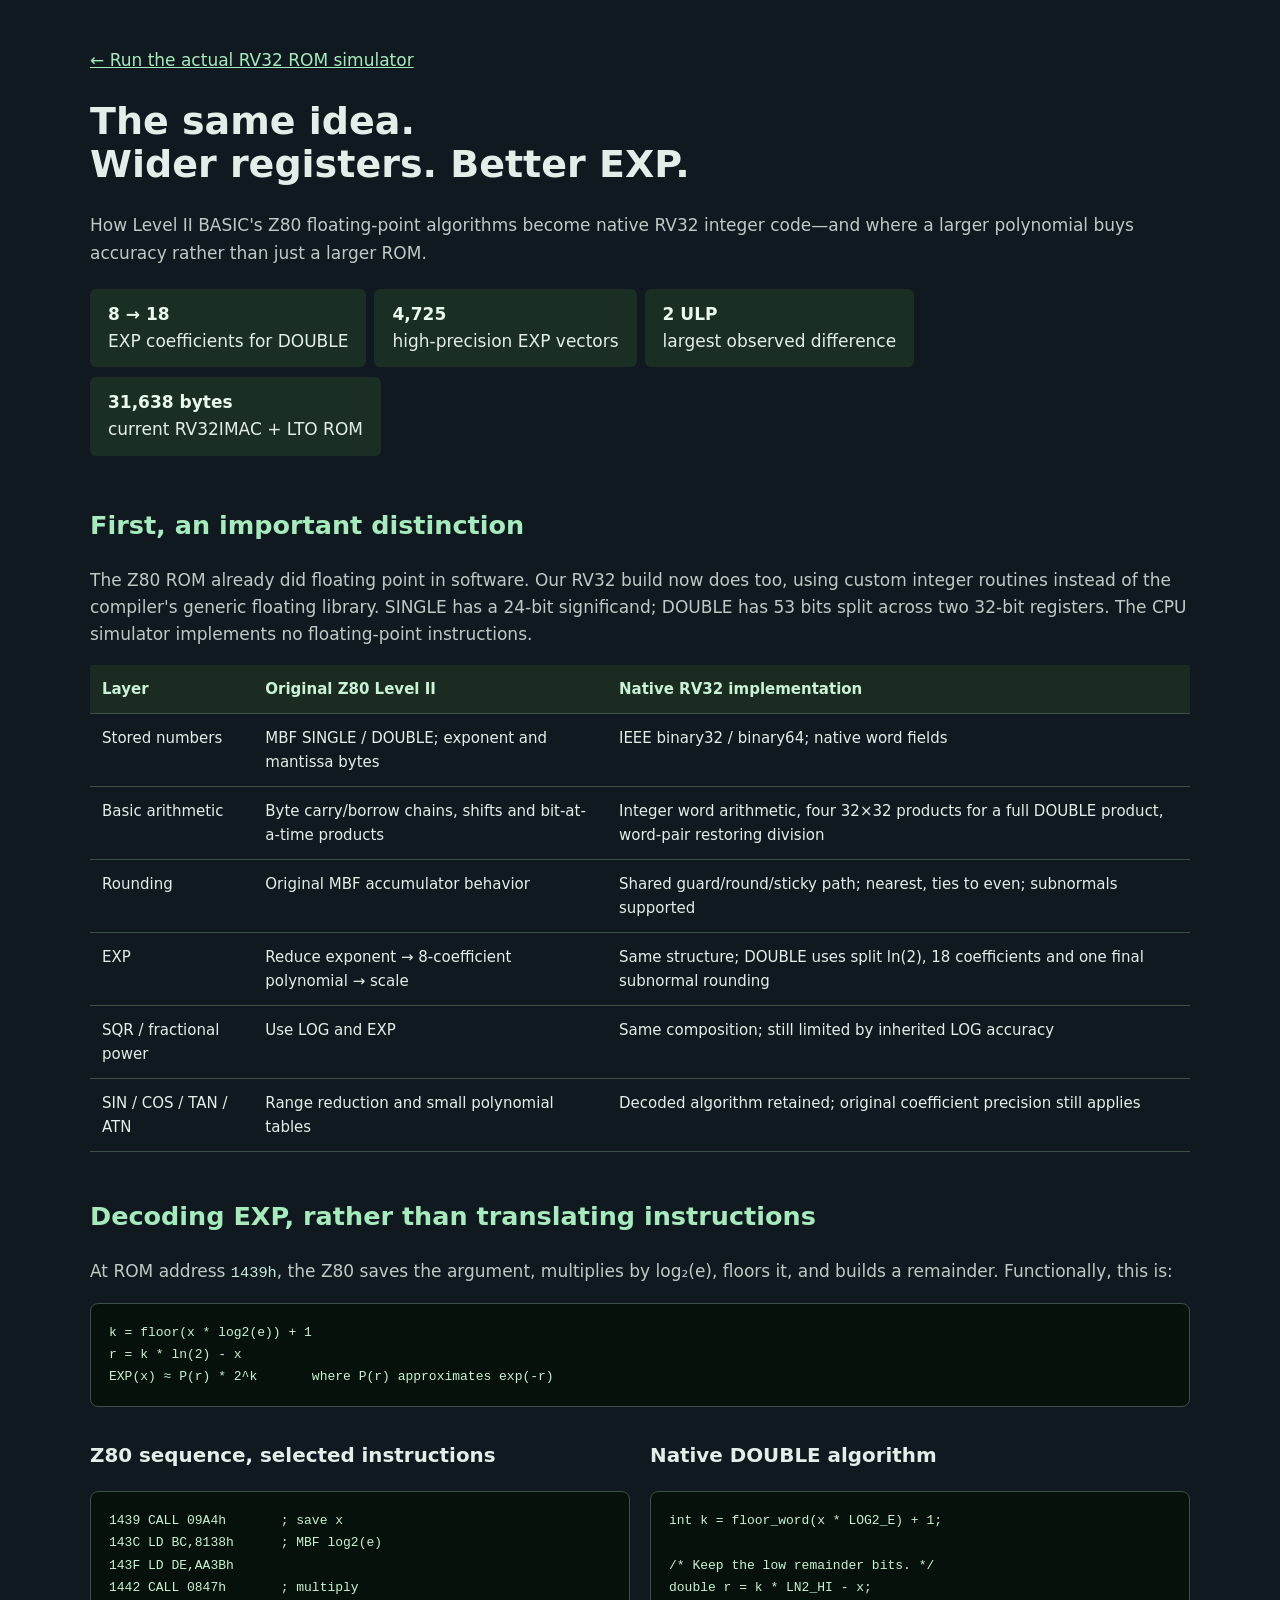
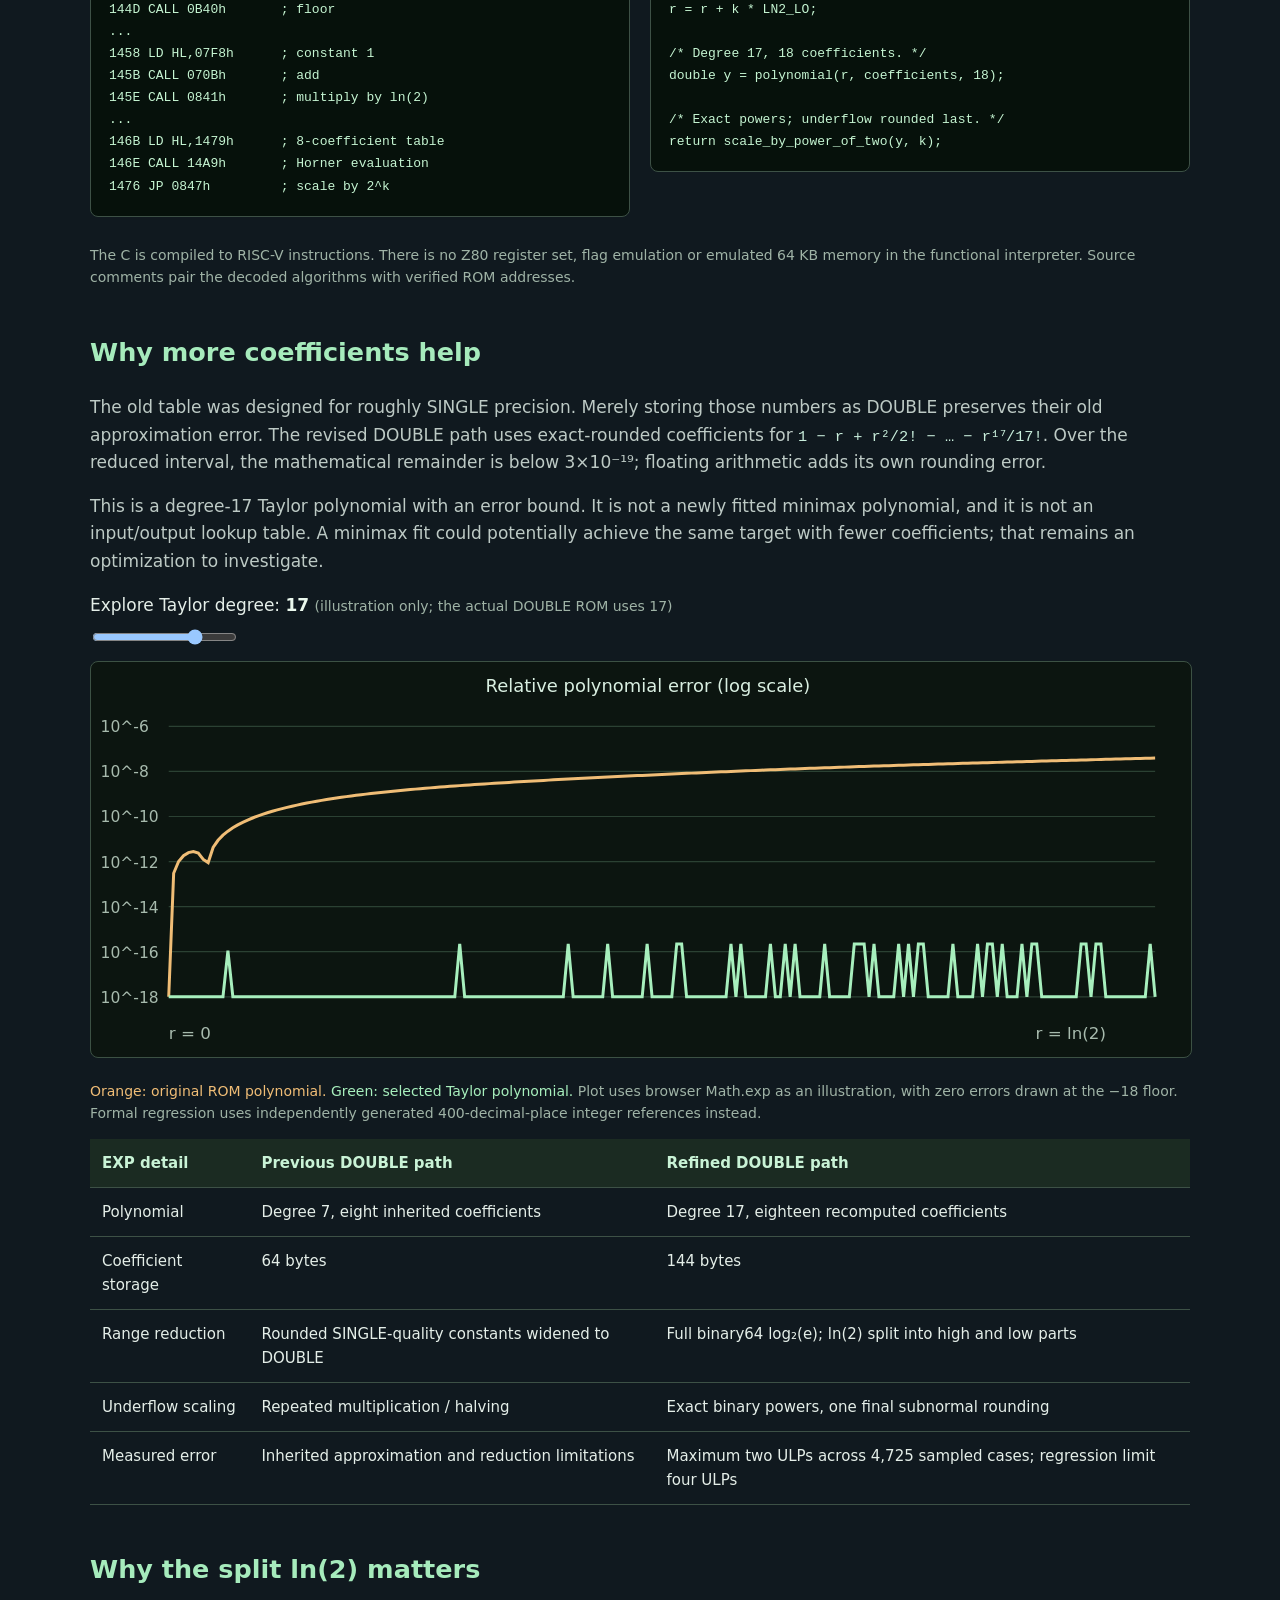
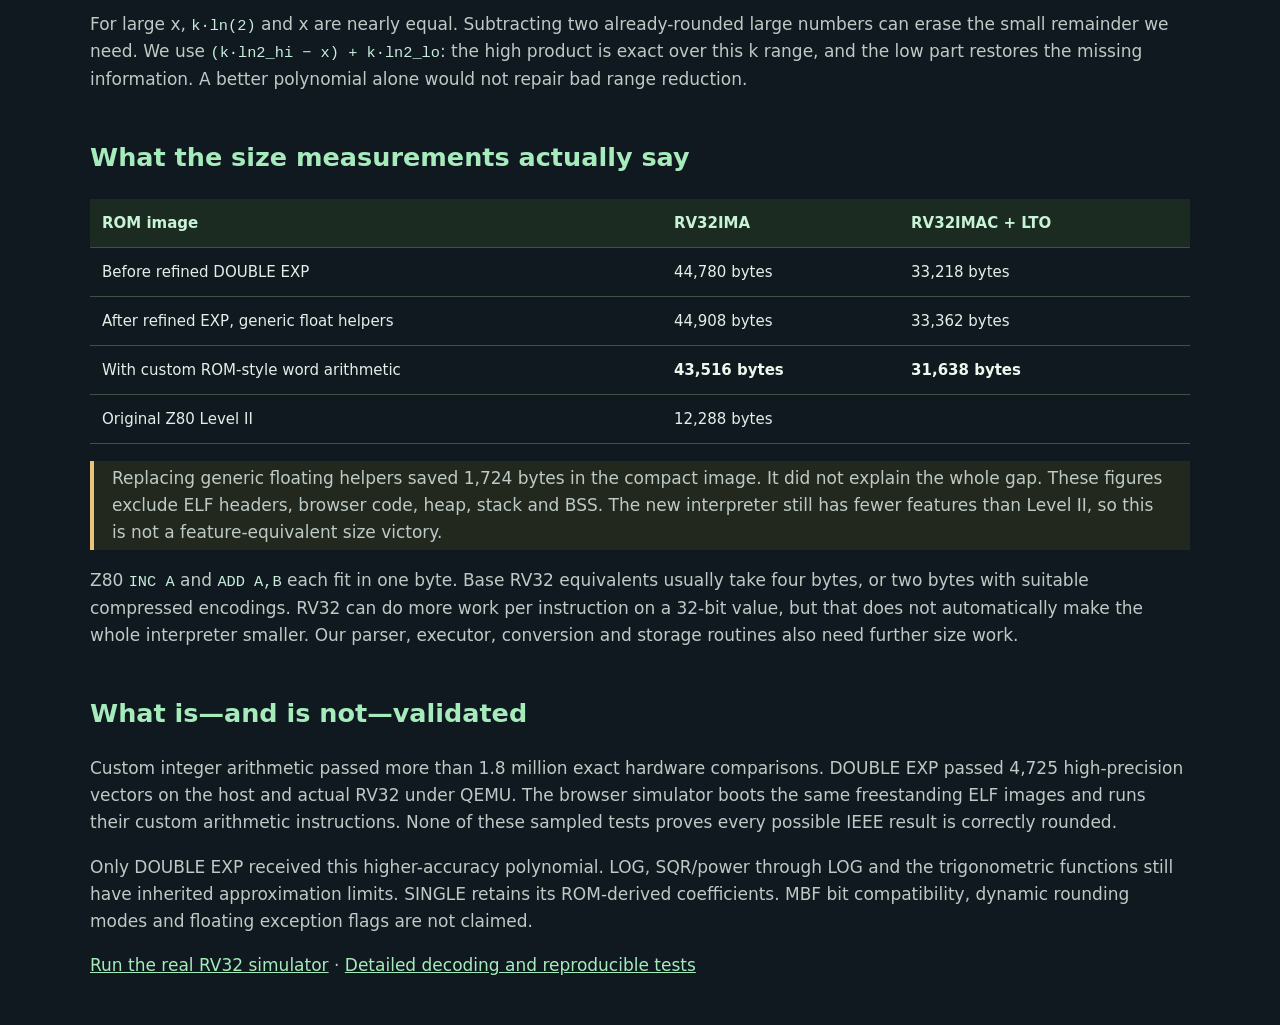
<file: web/math-comparison.html>
<!doctype html><html lang="en"><meta charset="utf-8"><meta name="viewport" content="width=device-width,initial-scale=1"><title>Level II math: Z80 to RV32</title>
<style>:root{color-scheme:dark}body{max-width:1100px;margin:0 auto;padding:30px;background:#10191f;color:#e4eee8;font:17px/1.6 system-ui}h1{font-size:38px;line-height:1.15}h2{margin-top:44px;color:#a6ebbc}a{color:#a6ebbc}p{color:#bdcac5}table{width:100%;border-collapse:collapse;font-size:15px}th,td{text-align:left;padding:12px;border-bottom:1px solid #3d5146;vertical-align:top}th{color:#c9f3d6;background:#1b2b22}.columns{display:grid;grid-template-columns:1fr 1fr;gap:20px}pre{overflow:auto;font:13px/1.7 monospace;background:#06110b;padding:18px;border:1px solid #3d5146;border-radius:8px;color:#c5f5d2}.note{border-left:4px solid #e8c579;padding:4px 18px;background:#23281f}.metric{display:inline-block;background:#1b2e23;border-radius:6px;padding:12px 18px;margin:5px 8px 5px 0}strong{color:#eaf8ed}label{display:block;margin-top:12px}input{padding:7px;background:#1c3024;color:#ddf7e5;border:1px solid #678371}svg{width:100%;height:auto;background:#0c1510;border:1px solid #3c5144;border-radius:8px}code{font-size:.9em;color:#c8eddb}.small{font-size:14px;color:#9fb3a6}@media(max-width:760px){.columns{grid-template-columns:1fr}body{padding:18px}table{font-size:13px}td,th{padding:8px}}</style>
<p><a href="rv32-demo.html">← Run the actual RV32 ROM simulator</a></p><h1>The same idea.<br>Wider registers. Better EXP.</h1><p>How Level II BASIC's Z80 floating-point algorithms become native RV32 integer code—and where a larger polynomial buys accuracy rather than just a larger ROM.</p>
<div class="metric"><strong>8 → 18</strong><br>EXP coefficients for DOUBLE</div><div class="metric"><strong>4,725</strong><br>high-precision EXP vectors</div><div class="metric"><strong>2 ULP</strong><br>largest observed difference</div><div class="metric"><strong>31,638 bytes</strong><br>current RV32IMAC + LTO ROM</div>
<h2>First, an important distinction</h2><p>The Z80 ROM already did floating point in software. Our RV32 build now does too, using custom integer routines instead of the compiler's generic floating library. SINGLE has a 24-bit significand; DOUBLE has 53 bits split across two 32-bit registers. The CPU simulator implements no floating-point instructions.</p>
<table><thead><tr><th>Layer</th><th>Original Z80 Level II</th><th>Native RV32 implementation</th></tr></thead><tbody>
<tr><td>Stored numbers</td><td>MBF SINGLE / DOUBLE; exponent and mantissa bytes</td><td>IEEE binary32 / binary64; native word fields</td></tr><tr><td>Basic arithmetic</td><td>Byte carry/borrow chains, shifts and bit-at-a-time products</td><td>Integer word arithmetic, four 32×32 products for a full DOUBLE product, word-pair restoring division</td></tr><tr><td>Rounding</td><td>Original MBF accumulator behavior</td><td>Shared guard/round/sticky path; nearest, ties to even; subnormals supported</td></tr><tr><td>EXP</td><td>Reduce exponent → 8-coefficient polynomial → scale</td><td>Same structure; DOUBLE uses split ln(2), 18 coefficients and one final subnormal rounding</td></tr><tr><td>SQR / fractional power</td><td>Use LOG and EXP</td><td>Same composition; still limited by inherited LOG accuracy</td></tr><tr><td>SIN / COS / TAN / ATN</td><td>Range reduction and small polynomial tables</td><td>Decoded algorithm retained; original coefficient precision still applies</td></tr></tbody></table>
<h2>Decoding EXP, rather than translating instructions</h2><p>At ROM address <code>1439h</code>, the Z80 saves the argument, multiplies by log₂(e), floors it, and builds a remainder. Functionally, this is:</p><pre>k = floor(x * log2(e)) + 1
r = k * ln(2) - x
EXP(x) ≈ P(r) * 2^k       where P(r) approximates exp(-r)</pre><div class="columns"><section><h3>Z80 sequence, selected instructions</h3><pre>1439 CALL 09A4h       ; save x
143C LD BC,8138h      ; MBF log2(e)
143F LD DE,AA3Bh
1442 CALL 0847h       ; multiply
144D CALL 0B40h       ; floor
...
1458 LD HL,07F8h      ; constant 1
145B CALL 070Bh       ; add
145E CALL 0841h       ; multiply by ln(2)
...
146B LD HL,1479h      ; 8-coefficient table
146E CALL 14A9h       ; Horner evaluation
1476 JP 0847h         ; scale by 2^k</pre></section><section><h3>Native DOUBLE algorithm</h3><pre>int k = floor_word(x * LOG2_E) + 1;

/* Keep the low remainder bits. */
double r = k * LN2_HI - x;
r = r + k * LN2_LO;

/* Degree 17, 18 coefficients. */
double y = polynomial(r, coefficients, 18);

/* Exact powers; underflow rounded last. */
return scale_by_power_of_two(y, k);</pre></section></div><p class="small">The C is compiled to RISC-V instructions. There is no Z80 register set, flag emulation or emulated 64 KB memory in the functional interpreter. Source comments pair the decoded algorithms with verified ROM addresses.</p>
<h2>Why more coefficients help</h2><p>The old table was designed for roughly SINGLE precision. Merely storing those numbers as DOUBLE preserves their old approximation error. The revised DOUBLE path uses exact-rounded coefficients for <code>1 − r + r²/2! − … − r¹⁷/17!</code>. Over the reduced interval, the mathematical remainder is below 3×10⁻¹⁹; floating arithmetic adds its own rounding error.</p><p>This is a degree-17 Taylor polynomial with an error bound. It is not a newly fitted minimax polynomial, and it is not an input/output lookup table. A minimax fit could potentially achieve the same target with fewer coefficients; that remains an optimization to investigate.</p>
<label for="degree">Explore Taylor degree: <strong id="degree-label">17</strong> <span class="small">(illustration only; the actual DOUBLE ROM uses 17)</span></label><input id="degree" type="range" min="7" max="20" value="17">
<svg id="chart" viewBox="0 0 920 330" role="img" aria-label="Relative error of the original EXP polynomial and the selected Taylor polynomial over zero to ln two"></svg>
<p class="small"><span style="color:#f0bd76">Orange: original ROM polynomial.</span> <span style="color:#a7efbd">Green: selected Taylor polynomial.</span> Plot uses browser Math.exp as an illustration, with zero errors drawn at the −18 floor. Formal regression uses independently generated 400-decimal-place integer references instead.</p>
<table><thead><tr><th>EXP detail</th><th>Previous DOUBLE path</th><th>Refined DOUBLE path</th></tr></thead><tbody><tr><td>Polynomial</td><td>Degree 7, eight inherited coefficients</td><td>Degree 17, eighteen recomputed coefficients</td></tr><tr><td>Coefficient storage</td><td>64 bytes</td><td>144 bytes</td></tr><tr><td>Range reduction</td><td>Rounded SINGLE-quality constants widened to DOUBLE</td><td>Full binary64 log₂(e); ln(2) split into high and low parts</td></tr><tr><td>Underflow scaling</td><td>Repeated multiplication / halving</td><td>Exact binary powers, one final subnormal rounding</td></tr><tr><td>Measured error</td><td>Inherited approximation and reduction limitations</td><td>Maximum two ULPs across 4,725 sampled cases; regression limit four ULPs</td></tr></tbody></table>
<h2>Why the split ln(2) matters</h2><p>For large x, <code>k·ln(2)</code> and x are nearly equal. Subtracting two already-rounded large numbers can erase the small remainder we need. We use <code>(k·ln2_hi − x) + k·ln2_lo</code>: the high product is exact over this k range, and the low part restores the missing information. A better polynomial alone would not repair bad range reduction.</p>
<h2>What the size measurements actually say</h2><table><thead><tr><th>ROM image</th><th>RV32IMA</th><th>RV32IMAC + LTO</th></tr></thead><tbody><tr><td>Before refined DOUBLE EXP</td><td>44,780 bytes</td><td>33,218 bytes</td></tr><tr><td>After refined EXP, generic float helpers</td><td>44,908 bytes</td><td>33,362 bytes</td></tr><tr><td>With custom ROM-style word arithmetic</td><td><strong>43,516 bytes</strong></td><td><strong>31,638 bytes</strong></td></tr><tr><td>Original Z80 Level II</td><td colspan="2">12,288 bytes</td></tr></tbody></table>
<p class="note">Replacing generic floating helpers saved 1,724 bytes in the compact image. It did not explain the whole gap. These figures exclude ELF headers, browser code, heap, stack and BSS. The new interpreter still has fewer features than Level II, so this is not a feature-equivalent size victory.</p>
<p>Z80 <code>INC A</code> and <code>ADD A,B</code> each fit in one byte. Base RV32 equivalents usually take four bytes, or two bytes with suitable compressed encodings. RV32 can do more work per instruction on a 32-bit value, but that does not automatically make the whole interpreter smaller. Our parser, executor, conversion and storage routines also need further size work.</p>
<h2>What is—and is not—validated</h2><p>Custom integer arithmetic passed more than 1.8 million exact hardware comparisons. DOUBLE EXP passed 4,725 high-precision vectors on the host and actual RV32 under QEMU. The browser simulator boots the same freestanding ELF images and runs their custom arithmetic instructions. None of these sampled tests proves every possible IEEE result is correctly rounded.</p><p>Only DOUBLE EXP received this higher-accuracy polynomial. LOG, SQR/power through LOG and the trigonometric functions still have inherited approximation limits. SINGLE retains its ROM-derived coefficients. MBF bit compatibility, dynamic rounding modes and floating exception flags are not claimed.</p>
<p><a href="rv32-demo.html">Run the real RV32 simulator</a> · <a href="https://github.com/jeffadickson/trs-risc/blob/native-rv32-rebuild/docs/native32-math.rst">Detailed decoding and reproducible tests</a></p>
<script>
const decode=s=>{const [mantissa,exponent]=s.split('p'),negative=mantissa.startsWith('-'),[whole,fraction='']=mantissa.replace(/^-?0x/,'').split('.');return (negative?-1:1)*(parseInt(whole,16)+(fraction?parseInt(fraction,16)/16**fraction.length:0))*2**Number(exponent);};
const original=['-0x1.285c8p-13','0x1.5c9eep-10','-0x1.1004dcp-7','0x1.5541ccp-5','-0x1.5554ap-3','0x1.fffffep-2','-0x1p0','0x1p0'].map(decode);
const refined=["-0x1.952c77030ad4ap-49", "0x1.ae7f3e733b81fp-45", "-0x1.ae7f3e733b81fp-41", "0x1.93974a8c07c9dp-37", "-0x1.6124613a86d09p-33", "0x1.1eed8eff8d898p-29", "-0x1.ae64567f544e4p-26", "0x1.27e4fb7789f5cp-22", "-0x1.71de3a556c734p-19", "0x1.a01a01a01a01ap-16", "-0x1.a01a01a01a01ap-13", "0x1.6c16c16c16c17p-10", "-0x1.1111111111111p-7", "0x1.5555555555555p-5", "-0x1.5555555555555p-3", "0x1.0000000000000p-1", "-0x1.0000000000000p+0", "0x1.0000000000000p+0"].map(decode);
function horner(x,c){let y=c[0];for(let i=1;i<c.length;i++)y=y*x+c[i];return y;}
function draw(){const degree=Number(document.querySelector('#degree').value);document.querySelector('#degree-label').textContent=degree;let factorial=1;const taylor=[1];for(let j=1;j<=degree;j++){factorial*=j;taylor.push((j%2?-1:1)/factorial);}taylor.reverse();const chosen=degree===17?refined:taylor;
 const svg=document.querySelector('#chart'),X=r=>65+r/Math.LN2*825,Y=e=>280-(Math.max(-18,Math.min(-5,e))+18)/13*245;let content='';
 for(let e=-18;e<=-5;e+=2){const y=Y(e);content+=`<path d="M65 ${y}H890" stroke="#2b4133"/><text x="8" y="${y+5}" fill="#a7baad" font-size="13">10^${e}</text>`;}
 for(const [coeff,color] of [[original,'#f0bd76'],[chosen,'#a7efbd']]){let path='';for(let i=0;i<=200;i++){const r=i/200*Math.LN2,reference=Math.exp(-r),error=Math.abs(horner(r,coeff)/reference-1),y=Y(Math.log10(error||1e-18));path+=`${i?'L':'M'}${X(r).toFixed(2)} ${y.toFixed(2)} `;}content+=`<path d="${path}" fill="none" stroke="${color}" stroke-width="2.5"/>`;}
 content+='<text x="65" y="315" fill="#a7baad" font-size="14">r = 0</text><text x="790" y="315" fill="#a7baad" font-size="14">r = ln(2)</text><text x="330" y="25" fill="#d9efe1" font-size="15">Relative polynomial error (log scale)</text>';svg.innerHTML=content;}
document.querySelector('#degree').oninput=draw;draw();
</script></html>
</file>
